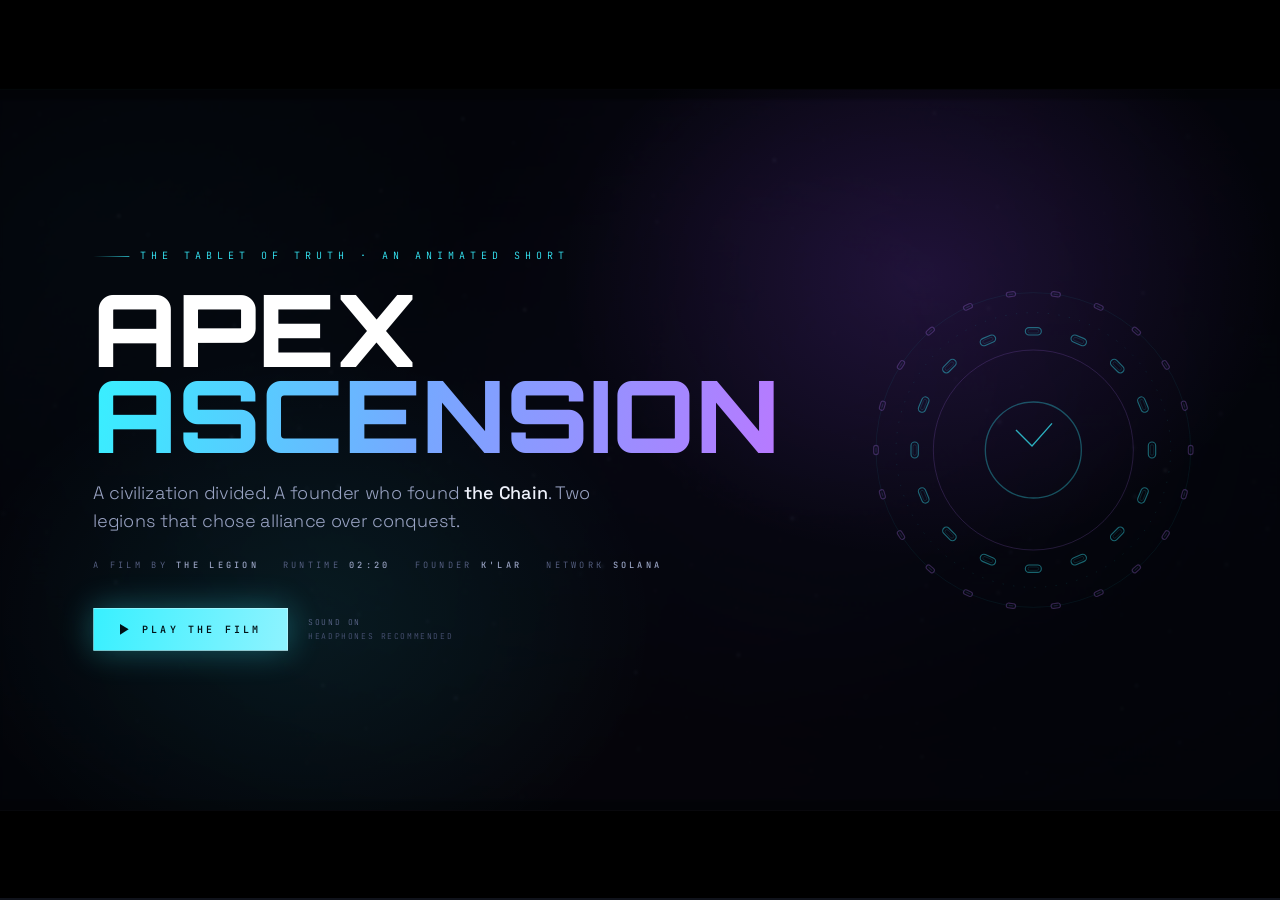
<file: Default Project/index.html>
<!DOCTYPE html>
<html lang="en">
<head>
<meta charset="UTF-8" />
<meta name="viewport" content="width=device-width, initial-scale=1.0" />
<title>APEX ASCENSION — The Chain Endures · An Animated Short</title>
<meta name="description" content="The Chain Endures — an animated short from the ApeX Ascension lore. The Great Disconnection, the discovery of the Chain, and the Treaty of the Two Legions." />
<link rel="preconnect" href="https://fonts.googleapis.com" />
<link rel="preconnect" href="https://fonts.gstatic.com" crossorigin />
<link href="https://fonts.googleapis.com/css2?family=Orbitron:wght@500;600;700;800;900&family=Space+Grotesk:wght@300;400;500;600;700&family=JetBrains+Mono:wght@400;500;600&display=swap" rel="stylesheet" />
<link rel="stylesheet" href="style.css" />
</head>
<body>
<div id="player">
  <div id="stageWrap">
    <div id="stage">

      <!-- ================= CANVAS : stars, dust, fire ================= -->
      <canvas id="fx" width="1920" height="1080"></canvas>

      <!-- ================= SHARED DEFS ================= -->
      <svg width="0" height="0" style="position:absolute" aria-hidden="true">
        <defs>
          <filter id="softGlow" x="-60%" y="-60%" width="220%" height="220%">
            <feGaussianBlur stdDeviation="7" result="b"/>
            <feMerge><feMergeNode in="b"/><feMergeNode in="SourceGraphic"/></feMerge>
          </filter>
          <filter id="bigGlow" x="-120%" y="-120%" width="340%" height="340%">
            <feGaussianBlur stdDeviation="22" result="b"/>
            <feMerge><feMergeNode in="b"/><feMergeNode in="SourceGraphic"/></feMerge>
          </filter>
          <filter id="blur8"><feGaussianBlur stdDeviation="8"/></filter>
          <filter id="blur22"><feGaussianBlur stdDeviation="22"/></filter>
          <filter id="blur40"><feGaussianBlur stdDeviation="40"/></filter>
          <linearGradient id="chainStroke" x1="0" y1="0" x2="1" y2="1">
            <stop offset="0" stop-color="#38f0ff"/><stop offset=".5" stop-color="#9bd8ff"/><stop offset="1" stop-color="#b57bff"/>
          </linearGradient>
          <linearGradient id="solGrad" x1="0" y1="0" x2="1" y2="0">
            <stop offset="0" stop-color="#14f195"/><stop offset="1" stop-color="#b57bff"/>
          </linearGradient>
          <linearGradient id="skyGrad" x1="0" y1="0" x2="0" y2="1">
            <stop offset="0" stop-color="#070b1a"/><stop offset=".55" stop-color="#0a1024"/><stop offset="1" stop-color="#05070f"/>
          </linearGradient>
          <linearGradient id="obeliskGrad" x1="0" y1="0" x2="1" y2="1">
            <stop offset="0" stop-color="#1a0a14"/><stop offset=".45" stop-color="#120713"/><stop offset="1" stop-color="#05040a"/>
          </linearGradient>
          <radialGradient id="eyeGrad" cx="45%" cy="45%" r="60%">
            <stop offset="0" stop-color="#ff8a9a"/><stop offset=".45" stop-color="#ff2745"/><stop offset="1" stop-color="#6d0313"/>
          </radialGradient>
          <linearGradient id="beamGrad" x1="0" y1="0" x2="0" y2="1">
            <stop offset="0" stop-color="#8ff8ff" stop-opacity=".22"/>
            <stop offset="1" stop-color="#8ff8ff" stop-opacity="0"/>
          </linearGradient>
          <linearGradient id="beamGrad2" x1="0" y1="0" x2="0" y2="1">
            <stop offset="0" stop-color="#b57bff" stop-opacity=".18"/>
            <stop offset="1" stop-color="#b57bff" stop-opacity="0"/>
          </linearGradient>
          <radialGradient id="moonGrad" cx="42%" cy="38%" r="62%">
            <stop offset="0" stop-color="#e6ecff"/><stop offset=".55" stop-color="#a8b8e4"/><stop offset="1" stop-color="#4d5b8f"/>
          </radialGradient>
          <radialGradient id="moonHaze" cx="50%" cy="50%" r="50%">
            <stop offset="0" stop-color="#8fa3d8" stop-opacity=".32"/>
            <stop offset="1" stop-color="#8fa3d8" stop-opacity="0"/>
          </radialGradient>
          <linearGradient id="moonShade" x1="0" y1="0" x2="1" y2="1">
            <stop offset=".35" stop-color="#05070f" stop-opacity="0"/>
            <stop offset="1" stop-color="#04060f" stop-opacity=".62"/>
          </linearGradient>
          <radialGradient id="silenceVoid" cx="50%" cy="48%" r="50%">
            <stop offset="0" stop-color="#04060c" stop-opacity=".88"/>
            <stop offset=".55" stop-color="#04060c" stop-opacity=".5"/>
            <stop offset="1" stop-color="#04060c" stop-opacity="0"/>
          </radialGradient>
          <linearGradient id="apeFill" x1="0" y1="0" x2="0" y2="1">
            <stop offset="0" stop-color="#121c30"/>
            <stop offset=".42" stop-color="#080e1b"/>
            <stop offset="1" stop-color="#03060d"/>
          </linearGradient>

          <!-- ============ K'LAR : THE FIRST APEX ============ -->
          <symbol id="klarBust" viewBox="0 0 1000 1000">
            <!-- backlight -->
            <ellipse cx="500" cy="470" rx="430" ry="450" fill="url(#halo)" opacity=".5"/>
            <!-- ============ shoulders / armor ============ -->
            <g id="klarArmor">
              <!-- chest -->
              <path d="M330 812 C392 770 608 770 670 812 L790 1080 L210 1080 Z" fill="#0a0e1a"/>
              <path d="M330 812 C392 770 608 770 670 812 L700 900 L300 900 Z" fill="#0d1222"/>
              <!-- left pauldron -->
              <path d="M300 900 L250 812 C210 780 130 772 78 800 L0 860 L0 1080 L250 1080 Z" fill="#0b1020"/>
              <path d="M250 812 C210 780 130 772 78 800 L10 852 L30 880 C110 842 200 846 262 878 Z" fill="#111830"/>
              <path d="M40 866 L120 840 L170 856 L104 890 Z" fill="#1a2547" opacity=".7"/>
              <!-- right pauldron -->
              <path d="M700 900 L750 812 C790 780 870 772 922 800 L1000 860 L1000 1080 L750 1080 Z" fill="#0b1020"/>
              <path d="M750 812 C790 780 870 772 922 800 L990 852 L970 880 C890 842 800 846 738 878 Z" fill="#111830"/>
              <path d="M960 866 L880 840 L830 856 L896 890 Z" fill="#1a2547" opacity=".7"/>
              <!-- chest plate -->
              <path d="M400 850 L600 850 L640 1080 L360 1080 Z" fill="#0c1120" stroke="rgba(56,240,255,.22)" stroke-width="2"/>
              <path d="M410 860 L520 860 L512 900 L404 906 Z" fill="#151d38" opacity=".9"/>
              <path d="M590 860 L480 860 L488 900 L596 906 Z" fill="#151d38" opacity=".9"/>
              <!-- orange vents -->
              <path d="M346 880 L392 866 L400 916 L352 932 Z" fill="#ff7a1a" opacity=".9" filter="url(#softGlow)"/>
              <path d="M654 880 L608 866 L600 916 L648 932 Z" fill="#ff7a1a" opacity=".9" filter="url(#softGlow)"/>
              <path d="M356 886 L382 877 L386 902 L360 911 Z" fill="#ffd27a"/>
              <path d="M644 886 L618 877 L614 902 L640 911 Z" fill="#ffd27a"/>
              <!-- cyan seams -->
              <path d="M420 780 L470 850 L452 1080" stroke="#38f0ff" stroke-width="2.5" opacity=".35" fill="none"/>
              <path d="M580 780 L530 850 L548 1080" stroke="#38f0ff" stroke-width="2.5" opacity=".35" fill="none"/>
              <!-- armor plate detail -->
              <g fill="none" stroke="rgba(120,170,255,.22)" stroke-width="2">
                <path d="M262 878 L206 900 L180 1000"/>
                <path d="M738 878 L794 900 L820 1000"/>
                <path d="M300 940 L350 962 L340 1060"/>
                <path d="M700 940 L650 962 L660 1060"/>
                <path d="M392 930 L440 950 L436 1040"/>
                <path d="M608 930 L560 950 L564 1040"/>
              </g>
              <g fill="rgba(56,240,255,.55)" filter="url(#softGlow)">
                <rect x="300" y="902" width="26" height="4" rx="2"/>
                <rect x="674" y="902" width="26" height="4" rx="2"/>
                <rect x="398" y="992" width="18" height="3" rx="1.5" opacity=".6"/>
                <rect x="584" y="992" width="18" height="3" rx="1.5" opacity=".6"/>
              </g>
              <!-- pauldron emblem -->
              <g transform="translate(150 930)" opacity=".55">
                <circle r="30" fill="none" stroke="rgba(56,240,255,.4)" stroke-width="2"/>
                <circle r="20" fill="none" stroke="rgba(56,240,255,.3)" stroke-width="1.5" stroke-dasharray="4 5"/>
              </g>
              <g transform="translate(850 930)" opacity=".55">
                <circle r="30" fill="none" stroke="rgba(181,123,255,.4)" stroke-width="2"/>
                <circle r="20" fill="none" stroke="rgba(181,123,255,.3)" stroke-width="1.5" stroke-dasharray="4 5"/>
              </g>
              <!-- chest emblem : three bars -->
              <g transform="translate(500 950)" filter="url(#softGlow)">
                <path d="M-58 -30 L40 -30 L20 -6 L-70 -6 Z" fill="url(#solGrad)"/>
                <path d="M-40 6 L58 6 L38 30 L-52 30 Z" fill="url(#solGrad)" opacity=".9"/>
                <path d="M-52 42 L46 42 L26 66 L-64 66 Z" fill="url(#solGrad)" opacity=".75"/>
              </g>
              <!-- belt -->
              <path d="M300 1002 L700 1002 L706 1034 L294 1034 Z" fill="#070a14"/>
              <rect x="474" y="1000" width="52" height="36" fill="#111a33" stroke="rgba(56,240,255,.4)" stroke-width="2"/>
            </g>

            <!-- ============ neck fur ============ -->
            <path d="M392 690 C400 760 380 790 356 812 C410 800 440 792 460 796 C476 812 490 820 500 820 C510 820 524 812 540 796 C560 792 590 800 644 812 C620 790 600 760 608 690 Z"
                  fill="#080c18"/>

            <!-- ============ head silhouette ============ -->
            <path id="klarHead" d="M500 150
              C612 150 692 214 716 306 C726 344 726 380 720 410
              C742 436 748 466 738 492 C752 502 752 520 740 532
              C748 566 748 596 736 620 C726 666 700 700 664 716
              C640 727 618 733 600 735 C560 745 440 745 400 735
              C382 733 360 727 336 716 C300 700 274 666 264 620
              C252 596 252 566 260 532 C248 520 248 502 262 492
              C252 466 258 436 280 410 C274 380 274 344 284 306
              C308 214 388 150 500 150 Z"
              fill="#0a0f1e"/>

            <!-- fur tufts (jagged silhouette) -->
            <g fill="#0a0f1e">
              <path d="M336 716 L318 750 L344 740 L334 778 L362 754 L366 792 L392 762 L398 798 L420 760 L430 786 L452 752 L466 776 L478 744 L500 764 L522 744 L534 776 L548 752 L570 786 L580 760 L602 798 L608 762 L634 792 L638 754 L666 778 L656 740 L682 750 L664 716 Z"/>
              <path d="M468 148 L470 112 L490 134 L500 92 L514 132 L536 106 L540 142 L566 122 L562 158 Z"/>
              <path d="M286 320 L254 300 L274 336 L238 330 L262 362 L232 370 L268 384 L246 406 L282 400 Z"/>
              <path d="M714 320 L746 300 L726 336 L762 330 L738 362 L768 370 L732 384 L754 406 L718 400 Z"/>
              <path d="M404 202 L382 176 L408 184 L398 154 L424 174 L428 146 L450 174 Z"/>
              <path d="M596 202 L618 176 L592 184 L602 154 L576 174 L572 146 L550 174 Z"/>
              <path d="M354 248 L326 226 L350 234 L340 204 L366 226 Z" opacity=".9"/>
              <path d="M646 248 L674 226 L650 234 L660 204 L634 226 Z" opacity=".9"/>
            </g>

            <!-- ears -->
            <g>
              <ellipse cx="268" cy="470" rx="42" ry="62" fill="#0a0f1e"/>
              <ellipse cx="262" cy="468" rx="22" ry="40" fill="#232a45" opacity=".8"/>
              <path d="M250 438 C266 452 270 484 258 504" stroke="#4a5379" stroke-width="3" fill="none" opacity=".5"/>
              <ellipse cx="732" cy="470" rx="42" ry="62" fill="#0a0f1e"/>
              <ellipse cx="738" cy="468" rx="22" ry="40" fill="#232a45" opacity=".8"/>
              <path d="M750 438 C734 452 730 484 742 504" stroke="#7b5cff" stroke-width="3" fill="none" opacity=".45"/>
            </g>

            <!-- ============ face ============ -->
            <g id="klarFace">
              <!-- brow shadow -->
              <path d="M320 372 C380 336 620 336 680 372 C640 402 360 402 320 372 Z" fill="#05070f" opacity=".8"/>
              <!-- muzzle -->
              <path d="M500 438 C516 438 530 456 536 486 C544 504 574 526 580 562
                       C586 608 548 642 500 642 C452 642 414 608 420 562
                       C426 526 456 504 464 486 C470 456 484 438 500 438 Z" fill="url(#skinGrad)"/>
              <!-- muzzle shading -->
              <path d="M500 438 C516 438 530 456 536 486 C542 500 562 512 574 524 C538 520 462 520 426 524
                       C438 512 458 500 464 486 C470 456 484 438 500 438 Z" fill="#000" opacity=".28"/>
              <path d="M422 570 C442 608 470 626 500 626 C530 626 558 608 578 570 C570 618 540 642 500 642 C460 642 430 618 422 570 Z" fill="#2c1a12" opacity=".45"/>
              <path d="M500 460 L500 620" stroke="#e2b394" stroke-width="26" opacity=".12" filter="url(#blur8)"/>
              <!-- brow shelf -->
              <path d="M356 442 C400 462 600 462 644 442 L644 470 C596 490 404 490 356 470 Z" fill="#05070f" opacity=".5"/>
              <!-- cheek fur frames the muzzle -->
              <path d="M436 470 C408 500 396 552 404 598 C410 632 428 656 452 670 L444 690 C424 680 408 664 396 642
                       C378 606 376 546 394 502 C404 480 418 466 436 470 Z" fill="#0a0f1e"/>
              <path d="M564 470 C592 500 604 552 596 598 C590 632 572 656 548 670 L556 690 C576 680 592 664 604 642
                       C622 606 624 546 606 502 C596 480 582 466 564 470 Z" fill="#0a0f1e"/>
              <!-- jowls -->
              <path d="M414 600 C398 626 392 654 400 678 C406 700 420 716 440 726 L420 736 C392 720 376 694 374 662 C372 632 382 606 398 590 Z" fill="#080d1a"/>
              <path d="M586 600 C602 626 608 654 600 678 C594 700 580 716 560 726 L580 736 C608 720 624 694 626 662 C628 632 618 606 602 590 Z" fill="#080d1a"/>
              <!-- beard -->
              <path d="M428 646 C444 676 556 676 572 646 L586 696 C564 726 436 726 414 696 Z" fill="#080d1a"/>
              <path d="M448 664 L438 704 M470 672 L464 712 M500 676 L500 718 M530 672 L536 712 M552 664 L562 704"
                    stroke="#151f3a" stroke-width="3" opacity=".8"/>
              <!-- nose bridge -->
              <path d="M482 442 L482 500 C482 512 490 516 500 516 C510 516 518 512 518 500 L518 442 Z" fill="#c08e70" opacity=".6"/>
              <path d="M500 446 L506 504" stroke="#8a5c46" stroke-width="3.5" opacity=".5"/>
              <!-- nose -->
              <path d="M470 506 C482 494 518 494 530 506 C536 520 526 534 500 538 C474 534 464 520 470 506 Z" fill="#8a5642"/>
              <ellipse cx="483" cy="516" rx="10" ry="7.5" fill="#2b1712" opacity=".9"/>
              <ellipse cx="517" cy="516" rx="10" ry="7.5" fill="#2b1712" opacity=".9"/>
              <path d="M472 532 C488 543 512 543 528 532" stroke="#5e3527" stroke-width="4" fill="none"/>
              <!-- mouth / smirk -->
              <path d="M452 580 C478 572 508 572 528 578 C542 582 552 578 560 568" stroke="#3c2118" stroke-width="5.5" fill="none" stroke-linecap="round"/>
              <path d="M456 590 C484 606 524 604 548 586" stroke="#2a1710" stroke-width="6" fill="none" stroke-linecap="round"/>
              <path d="M446 574 C456 566 470 566 478 572" stroke="#2a1710" stroke-width="3" fill="none" opacity=".7"/>
              <!-- upper-lip fur / moustache -->
              <path d="M428 566 C454 554 482 556 498 570 C470 574 448 576 430 572 Z" fill="#080d1a" opacity=".8"/>
              <path d="M572 566 C546 554 518 556 502 570 C530 574 552 576 570 572 Z" fill="#080d1a" opacity=".8"/>
              <!-- chin fur -->
              <path d="M432 630 C458 648 542 648 568 630 L562 660 C536 674 464 674 438 660 Z" fill="#080d1a" opacity=".7"/>
              <path d="M500 592 L500 608" stroke="#5b3426" stroke-width="4" opacity=".55"/>
              <path d="M418 556 C424 574 430 586 438 596 M582 556 C576 574 570 586 562 596"
                    stroke="#7d4c38" stroke-width="3" fill="none" opacity=".45"/>
              <!-- chin -->
              <path d="M466 636 C482 644 518 644 534 636" stroke="#7d4c38" stroke-width="3" fill="none" opacity=".45"/>
              <!-- fur texture -->
              <g stroke="#1a2444" stroke-width="2" opacity=".6" fill="none">
                <path d="M340 560 C356 600 372 636 396 660"/>
                <path d="M660 560 C644 600 628 636 604 660"/>
                <path d="M310 520 C322 556 332 584 350 610"/>
                <path d="M690 520 C678 556 668 584 650 610"/>
                <path d="M330 430 C340 470 344 500 340 530"/>
                <path d="M670 430 C660 470 656 500 660 530"/>
                <path d="M356 360 C368 372 376 388 378 402"/>
                <path d="M644 360 C632 372 624 388 622 402"/>
              </g>
              <g stroke="#26304f" stroke-width="1.6" opacity=".45" fill="none">
                <path d="M368 300 C380 288 394 282 408 280"/>
                <path d="M632 300 C620 288 606 282 592 280"/>
                <path d="M390 240 C404 230 420 224 436 222"/>
                <path d="M610 240 C596 230 580 224 564 222"/>
                <path d="M300 540 C304 566 306 590 304 612"/>
                <path d="M700 540 C696 566 694 590 696 612"/>
              </g>
              <!-- scar -->
              <path d="M638 414 L614 462" stroke="#3d2a3a" stroke-width="3" opacity=".55" stroke-linecap="round"/>
              <!-- headband shadow on brow -->
              <path d="M286 356 C380 326 620 326 714 356 L714 378 C620 348 380 348 286 378 Z" fill="#000" opacity=".35"/>
            </g>

            <!-- ============ headband ============ -->
            <g id="klarBand">
              <path d="M286 300 C380 266 620 266 714 300 L722 362 C620 330 380 330 278 362 Z" fill="url(#bandGrad)"/>
              <path d="M286 300 C380 266 620 266 714 300 L716 318 C618 288 382 288 284 318 Z" fill="#4a63f0" opacity=".6"/>
              <path d="M284 340 C382 310 618 310 718 340" stroke="#0f1c74" stroke-width="2" fill="none" opacity=".6"/>
              <text x="500" y="324" text-anchor="middle" font-family="Orbitron, sans-serif" font-size="26"
                    font-weight="700" letter-spacing="6" fill="#eaf0ff" opacity=".95">SOLANA</text>
              <!-- knot + tails -->
              <path d="M286 320 C258 306 236 300 216 306 C232 322 240 342 234 360 C258 352 276 344 292 338 Z" fill="#2a44c9"/>
              <path d="M276 342 C236 340 196 350 168 372 C200 384 226 410 238 444 C254 408 276 380 300 362 Z" fill="#2338ae"/>
              <path d="M282 356 C258 392 246 436 250 476 C272 450 300 428 328 416 C308 396 296 378 292 358 Z" fill="#1b2b93"/>
              <path d="M266 344 C236 348 208 360 190 376" stroke="#6c8bff" stroke-width="3" fill="none" opacity=".6"/>
            </g>

            <!-- ============ goggles ============ -->
            <g id="klarGoggles">
              <!-- strap -->
              <path d="M292 396 C270 392 250 398 240 412 M708 396 C730 392 750 398 760 412"
                    stroke="#080c18" stroke-width="16" stroke-linecap="round"/>
              <!-- lens bloom -->
              <g filter="url(#bigGlow)" opacity=".9">
                <ellipse cx="402" cy="392" rx="82" ry="44" fill="#ff2f4d" opacity=".55"/>
                <ellipse cx="598" cy="392" rx="82" ry="44" fill="#ff2f4d" opacity=".55"/>
              </g>
              <!-- frame -->
              <path d="M306 348 C380 328 620 328 694 348 C712 354 712 434 694 448
                       C640 464 360 464 306 448 C288 434 288 354 306 348 Z" fill="#0d1120" stroke="#1d2742" stroke-width="3"/>
              <!-- lenses -->
              <path d="M326 360 C376 350 442 352 470 362 C480 390 480 414 470 432 C430 442 358 440 330 430 C320 408 320 382 326 360 Z" fill="url(#lensGrad)"/>
              <path d="M530 362 C558 352 624 350 674 360 C680 382 680 408 670 430 C642 440 570 442 530 432 C520 414 520 390 530 362 Z" fill="url(#lensGrad)"/>
              <!-- lens inner structure -->
              <g opacity=".55" fill="none" stroke="#ffb3bd" stroke-width="2">
                <path d="M344 398 C370 380 408 374 436 384"/>
                <path d="M564 384 C592 374 630 380 656 398"/>
              </g>
              <g opacity=".5" fill="#fff">
                <path d="M348 380 C364 368 388 364 402 368 L396 376 C382 374 362 380 352 390 Z" opacity=".55"/>
                <path d="M552 380 C568 368 592 364 606 368 L600 376 C586 374 566 380 556 390 Z" opacity=".45"/>
              </g>
              <!-- pupils (behind glass) -->
              <g opacity=".9">
                <ellipse cx="398" cy="398" rx="11" ry="19" fill="#3a0710"/>
                <ellipse cx="602" cy="398" rx="11" ry="19" fill="#3a0710"/>
                <ellipse cx="398" cy="398" rx="4" ry="11" fill="#0a0206"/>
                <ellipse cx="602" cy="398" rx="4" ry="11" fill="#0a0206"/>
                <ellipse cx="394" cy="390" rx="2" ry="3" fill="#ffb3bd" opacity=".7"/>
                <ellipse cx="598" cy="390" rx="2" ry="3" fill="#ffb3bd" opacity=".7"/>
              </g>
              <!-- angry brow shadows across the lenses -->
              <path d="M330 362 C368 352 424 352 466 362 L466 382 C420 372 368 372 332 384 Z" fill="#3d0210" opacity=".85"/>
              <path d="M670 362 C632 352 576 352 534 362 L534 382 C580 372 632 372 668 384 Z" fill="#3d0210" opacity=".85"/>
              <!-- bridge -->
              <path d="M470 372 C486 362 514 362 530 372 L530 404 C514 396 486 396 470 404 Z" fill="#121a30"/>
              <path d="M478 380 C490 374 510 374 522 380" stroke="#38f0ff" stroke-width="2" fill="none" opacity=".45"/>
              <!-- rim -->
              <path d="M308 352 C380 332 620 332 692 352" stroke="#7fd8ff" stroke-width="3" fill="none" opacity=".5" filter="url(#softGlow)"/>
              <!-- bolts -->
              <g fill="#2a3555">
                <circle cx="318" cy="368" r="5"/><circle cx="682" cy="368" r="5"/>
                <circle cx="318" cy="430" r="5"/><circle cx="682" cy="430" r="5"/>
              </g>
            </g>

            <!-- ============ rim lights ============ -->
            <g fill="none" stroke-linecap="round">
              <path d="M330 250 C300 306 286 360 282 410 C278 440 272 456 268 470"
                    stroke="#38f0ff" stroke-width="5" opacity=".55" filter="url(#softGlow)"/>
              <path d="M300 500 C290 540 292 578 304 612"
                    stroke="#38f0ff" stroke-width="4" opacity=".4" filter="url(#softGlow)"/>
              <path d="M670 250 C700 306 714 360 718 410 C722 440 728 456 732 470"
                    stroke="#b57bff" stroke-width="5" opacity=".6" filter="url(#softGlow)"/>
              <path d="M700 500 C710 540 708 578 696 612"
                    stroke="#ff5a72" stroke-width="4" opacity=".35" filter="url(#softGlow)"/>
              <path d="M700 820 C790 786 870 780 922 806"
                    stroke="#38f0ff" stroke-width="3" opacity=".5" filter="url(#softGlow)"/>
              <path d="M300 820 C210 786 130 780 78 806"
                    stroke="#b57bff" stroke-width="3" opacity=".45" filter="url(#softGlow)"/>
            </g>

            <!-- goggle under-glow on muzzle -->
            <ellipse cx="500" cy="470" rx="120" ry="40" fill="#ff2f4d" opacity=".12" filter="url(#blur22)"/>
          </symbol>

          <radialGradient id="halo" cx="50%" cy="45%" r="55%">
            <stop offset="0" stop-color="#3a5cff" stop-opacity=".5"/>
            <stop offset="1" stop-color="#3a5cff" stop-opacity="0"/>
          </radialGradient>
          <linearGradient id="skinGrad" x1=".2" y1="0" x2=".8" y2="1">
            <stop offset="0" stop-color="#c99a7d"/><stop offset=".5" stop-color="#a9755b"/><stop offset="1" stop-color="#6f4636"/>
          </linearGradient>
          <linearGradient id="bandGrad" x1="0" y1="0" x2="0" y2="1">
            <stop offset="0" stop-color="#3350e8"/><stop offset="1" stop-color="#1a2a9b"/>
          </linearGradient>
          <radialGradient id="lensGrad" cx="42%" cy="38%" r="70%">
            <stop offset="0" stop-color="#ff7b88"/><stop offset=".45" stop-color="#e01c3a"/><stop offset="1" stop-color="#6b0517"/>
          </radialGradient>

          <!-- ape silhouette (small, wide shots) -->
          <symbol id="apeSil" viewBox="0 0 200 300">
            <!-- short thick legs -->
            <path d="M56 246 L54 284 C54 293 60 298 69 298 L86 298 C91 291 92 270 90 246 Z"/>
            <path d="M144 246 L146 284 C146 293 140 298 131 298 L114 298 C109 291 108 270 110 246 Z"/>
            <!-- long arms, knuckles near the ground -->
            <path d="M34 112 C22 134 16 166 15 196 C14 220 18 240 24 254 C27 262 41 262 44 254 C39 240 37 220 39 198 C41 174 46 148 56 128 Z"/>
            <path d="M166 112 C178 134 184 166 185 196 C186 220 182 240 176 254 C173 262 159 262 156 254 C161 240 163 220 161 198 C159 174 154 148 144 128 Z"/>
            <circle cx="30" cy="258" r="15"/><circle cx="170" cy="258" r="15"/>
            <!-- torso: broad shoulders tapering to the waist -->
            <path d="M70 100 C44 106 28 124 25 148 C23 168 30 190 40 206 L52 250 L148 250 L160 206 C170 190 177 168 175 148 C172 124 156 106 130 100 Z"/>
            <!-- head -->
            <ellipse cx="100" cy="58" rx="33" ry="31"/>
            <path d="M69 48 C71 24 84 9 100 9 C116 9 129 24 131 48 C120 34 80 34 69 48 Z"/>
            <ellipse cx="100" cy="78" rx="20" ry="14" fill="#0d1526"/>
            <circle cx="65" cy="62" r="8"/><circle cx="135" cy="62" r="8"/>
            <path d="M82 84 L78 104 L122 104 L118 84 Z"/>
            <!-- brow shadow -->
            <path d="M73 46 C84 37 116 37 127 46 L125 54 C114 46 86 46 75 54 Z" fill="#000" opacity=".32"/>
          </symbol>
          <!-- pepe silhouette (small) -->
          <symbol id="pepeSil" viewBox="0 0 200 300">
            <!-- body -->
            <path d="M62 86 C44 96 32 118 32 152 L38 300 L162 300 L168 152 C168 118 156 96 138 86 Z"/>
            <!-- wide head -->
            <path d="M100 14 C144 14 178 32 178 58 C178 82 152 96 100 96 C48 96 22 82 22 58 C22 32 56 14 100 14 Z"/>
            <!-- eye bumps -->
            <circle cx="70" cy="34" r="26"/><circle cx="130" cy="34" r="26"/>
            <circle cx="70" cy="34" r="12" fill="#8bffcf" opacity=".7"/>
            <circle cx="130" cy="34" r="12" fill="#8bffcf" opacity=".7"/>
            <circle cx="70" cy="34" r="5" fill="#020a08"/>
            <circle cx="130" cy="34" r="5" fill="#020a08"/>
            <!-- mouth -->
            <path d="M44 66 C68 82 132 82 156 66" stroke="#000" stroke-width="5" fill="none" opacity=".35"/>
            <!-- arms -->
            <path d="M34 130 C24 152 20 188 24 218 L34 228 L44 220 C40 196 42 164 50 146 Z"/>
            <path d="M166 130 C176 152 180 188 176 218 L166 228 L156 220 C160 196 158 164 150 146 Z"/>
            <circle cx="36" cy="224" r="13"/><circle cx="164" cy="224" r="13"/>
          </symbol>
        </defs>
      </svg>

      <!-- ============================================================
           SCENE 01 — THE REACH
           ============================================================ -->
      <div class="scene" id="s-reach">
        <div class="cam">
          <svg viewBox="0 0 1920 1080">
            <g id="reachHalo" opacity=".9">
              <path d="M960 60 L960 900" stroke="#ff2f4d" stroke-width="160" opacity=".055" filter="url(#blur40)"/>
              <polygon points="1480,486 1220,936 700,936 440,486 700,36 1220,36" fill="none" stroke="rgba(255,47,77,.10)" stroke-width="1.5"/>
              <polygon points="1360,486 1150,850 770,850 560,486 770,122 1150,122" fill="none" stroke="rgba(255,47,77,.08)" stroke-width="1" stroke-dasharray="3 10"/>
              <ellipse cx="960" cy="900" rx="440" ry="64" fill="#ff2f4d" opacity=".08" filter="url(#blur40)"/>
            </g>
            <g id="reachNet"></g>
            <g id="reachCore" transform="translate(960 486)">
              <g id="reachRings" fill="none" stroke="#ff2f4d">
                <circle r="118" stroke-opacity=".5" stroke-width="1.5"/>
                <circle r="176" stroke-opacity=".3" stroke-dasharray="2 14"/>
                <circle r="228" stroke-opacity=".18"/>
                <circle r="318" stroke-opacity=".14" stroke-dasharray="1 20"/>
              </g>
              <g id="reachObelisk">
                <path d="M0 -300 L104 -214 L104 226 L0 300 L-104 226 L-104 -214 Z" fill="url(#obeliskGrad)" stroke="rgba(255,47,77,.5)" stroke-width="2.5"/>
                <path d="M0 -300 L-104 -214 L-104 226 L0 300 Z" fill="#2a0a16" opacity=".5"/>
                <path d="M0 -300 L104 -214 L104 226 L0 300 Z" fill="#020207" opacity=".75"/>
                <path d="M0 -298 L0 298" stroke="rgba(255,120,140,.4)" stroke-width="1.5"/>
                <path d="M-104 -214 L0 -150 L104 -214" fill="none" stroke="rgba(255,120,140,.3)" stroke-width="1.5"/>
                <path d="M0 -300 L0 300" stroke="rgba(255,47,77,.35)" stroke-width="2"/>
                <path d="M-104 -214 L0 -150 L104 -214" fill="none" stroke="rgba(255,95,120,.35)" stroke-width="2"/>
                <path d="M-104 226 L0 160 L104 226" fill="none" stroke="rgba(255,95,120,.3)" stroke-width="2"/>
                <g id="reachEye">
                  <path d="M0 -108 C42 -108 72 -66 72 -20 C72 30 42 66 0 66 C-42 66 -72 30 -72 -20 C-72 -66 -42 -108 0 -108 Z" fill="#2a0309" stroke="rgba(255,60,90,.7)" stroke-width="3"/>
                  <path d="M-6 -78 C26 -78 44 -52 44 -18 C44 18 26 44 -6 44 C-38 44 -50 16 -50 -18 C-50 -52 -38 -78 -6 -78 Z" fill="url(#eyeGrad)"/>
                  <ellipse cx="-4" cy="-16" rx="13" ry="30" fill="#120106"/>
                  <ellipse cx="-8" cy="-30" rx="5" ry="10" fill="#fff" opacity=".35"/>
                </g>
              </g>
              <g id="reachPulse" opacity="0"></g>
              <ellipse cx="0" cy="330" rx="240" ry="44" fill="#ff2f4d" opacity=".16" filter="url(#blur22)"/>
            </g>
            <g id="reachDebris"></g>
          </svg>
        </div>
      </div>

      <!-- ============================================================
           SCENE 02 — THE GREAT DISCONNECTION
           ============================================================ -->
      <div class="scene" id="s-break">
        <div class="cam">
          <svg viewBox="0 0 1920 1080">
            <circle id="breakShock" cx="960" cy="480" r="0" fill="none" stroke="#ff5a72" stroke-width="2" opacity="0"/>
            <circle id="breakShock2" cx="960" cy="480" r="0" fill="none" stroke="rgba(120,155,225,.6)" stroke-width="1" opacity="0"/>
            <g id="breakShards"></g>
            <g id="breakNodes" opacity=".8"></g>
          </svg>
        </div>
      </div>

      <!-- ============================================================
           SCENE 03 — SILENCE
           ============================================================ -->
      <div class="scene" id="s-silence">
        <div class="cam">
          <svg viewBox="0 0 1920 1080">
            <ellipse cx="380" cy="300" rx="360" ry="330" fill="url(#silenceVoid)"/>
            <ellipse cx="380" cy="300" rx="330" ry="300" fill="none" stroke="rgba(120,155,225,.08)" stroke-width="1.5"/>
            <g opacity=".4" stroke="#5c668a" fill="none">
              <g transform="translate(1430 760) rotate(24)">
                <rect x="-34" y="-16" width="68" height="32" rx="16" stroke-width="2.5"/>
                <rect x="-24" y="-9" width="48" height="18" rx="9" stroke-width="1" opacity=".5"/>
              </g>
              <g transform="translate(1180 840) rotate(-64)">
                <rect x="-26" y="-12" width="52" height="24" rx="12" stroke-width="2"/>
              </g>
              <g transform="translate(520 760) rotate(72) scale(.8)">
                <rect x="-30" y="-14" width="60" height="28" rx="14" stroke-width="2"/>
              </g>
            </g>
            <g opacity=".5" transform="translate(1180 470)">
              <circle r="330" fill="none" stroke="rgba(120,155,225,.09)" stroke-width="1" stroke-dasharray="5 18"/>
              <circle r="252" fill="none" stroke="rgba(255,47,77,.08)" stroke-width="1.5"/>
              <g stroke="rgba(120,155,225,.12)" stroke-width="1" fill="none">
                <path d="M-252 0 L-120 -140 L60 -190 L210 -90 L252 0"/>
                <path d="M-120 -140 L-60 80 L120 150 L210 -90"/>
              </g>
              <g fill="rgba(150,175,225,.35)">
                <circle cx="-252" cy="0" r="3"/><circle cx="-120" cy="-140" r="2.5"/>
                <circle cx="60" cy="-190" r="2"/><circle cx="210" cy="-90" r="3"/>
                <circle cx="-60" cy="80" r="2"/><circle cx="120" cy="150" r="2.5"/>
              </g>
            </g>
            <g id="silenceNodes"></g>
            <g id="silenceSeed" transform="translate(960 740)">
              <circle r="4" fill="#8ff8ff" filter="url(#bigGlow)"/>
              <circle r="26" fill="none" stroke="#38f0ff" stroke-width="1" opacity=".25"/>
              <circle r="60" fill="none" stroke="#38f0ff" stroke-width="1" opacity=".1"/>
            </g>
          </svg>
        </div>
      </div>

      <!-- ============================================================
           SCENE 04 — THE TEMPLE / DISCOVERY
           ============================================================ -->
      <div class="scene" id="s-temple">
        <div class="cam">
          <svg viewBox="0 0 1920 1080">
            <!-- far sky through the arch -->
            <rect x="0" y="0" width="1920" height="1080" fill="#05070f"/>
            <ellipse cx="1080" cy="600" rx="640" ry="430" fill="#0a1630" opacity=".9" filter="url(#blur40)"/>
            <ellipse cx="1140" cy="640" rx="260" ry="200" fill="#123a5e" opacity=".5" filter="url(#blur40)"/>
            <g id="templeStars"></g>

            <!-- temple architecture -->
            <g id="templeSet">
              <!-- floor -->
              <path d="M0 900 L1920 900 L1920 1080 L0 1080 Z" fill="#070a13"/>
              <path d="M0 900 L960 860 L1920 900" stroke="rgba(120,160,220,.18)" stroke-width="2" fill="none"/>
              <g stroke="rgba(120,160,220,.10)" stroke-width="1.5" fill="none">
                <path d="M260 900 L120 1080"/><path d="M470 900 L380 1080"/><path d="M680 900 L640 1080"/>
                <path d="M1240 900 L1280 1080"/><path d="M1450 900 L1540 1080"/><path d="M1660 900 L1800 1080"/>
              </g>
              <!-- dais -->
              <ellipse cx="960" cy="880" rx="300" ry="56" fill="#0a0f1c" stroke="rgba(56,240,255,.18)" stroke-width="2"/>
              <ellipse cx="960" cy="874" rx="210" ry="36" fill="none" stroke="rgba(56,240,255,.25)" stroke-width="1.5"/>
              <ellipse cx="960" cy="868" rx="120" ry="20" fill="none" stroke="rgba(56,240,255,.3)" stroke-width="1.5" stroke-dasharray="6 8"/>

              <!-- pillars -->
              <g id="tpL">
                <path d="M180 1080 L180 300 L420 300 L420 1080 Z" fill="#0a0e1a"/>
                <path d="M180 300 L420 300 L400 250 L200 250 Z" fill="#0c1220"/>
                <path d="M150 250 L450 250 L450 210 L150 210 Z" fill="#0a0e1a"/>
                <path d="M210 340 L210 1080" stroke="rgba(80,110,170,.22)" stroke-width="2"/>
                <path d="M390 340 L390 1080" stroke="rgba(80,110,170,.22)" stroke-width="2"/>
                <g stroke="rgba(56,240,255,.28)" stroke-width="1.5" fill="none">
                  <circle cx="300" cy="430" r="22"/>
                  <circle cx="300" cy="430" r="34" stroke-dasharray="3 9"/>
                  <path d="M278 470 L322 470"/>
                  <path d="M276 530 C300 516 324 516 348 530" opacity=".6"/>
                </g>
                <g fill="none" stroke="rgba(56,240,255,.16)" stroke-width="1.5">
                  <path d="M300 620 L300 760"/><path d="M300 620 L278 700"/><path d="M300 620 L322 700"/>
                  <circle cx="300" cy="772" r="14"/>
                </g>
              </g>
              <g id="tpR">
                <path d="M1500 1080 L1500 300 L1740 300 L1740 1080 Z" fill="#0a0e1a"/>
                <path d="M1500 300 L1740 300 L1720 250 L1520 250 Z" fill="#0c1220"/>
                <path d="M1470 250 L1770 250 L1770 210 L1470 210 Z" fill="#0a0e1a"/>
                <path d="M1530 340 L1530 1080" stroke="rgba(80,110,170,.22)" stroke-width="2"/>
                <path d="M1710 340 L1710 1080" stroke="rgba(80,110,170,.22)" stroke-width="2"/>
                <g stroke="rgba(181,123,255,.24)" stroke-width="1.5" fill="none">
                  <circle cx="1620" cy="500" r="18"/>
                  <circle cx="1620" cy="500" r="30" stroke-dasharray="3 9"/>
                  <path d="M1590 620 L1650 620"/><path d="M1620 620 L1620 720"/>
                </g>
              </g>
              <!-- lintel -->
              <path d="M120 210 L1800 210 L1800 130 L120 130 Z" fill="#080c16"/>
              <path d="M120 130 L1800 130 L1770 96 L150 96 Z" fill="#0a0f1c"/>
              <g stroke="rgba(120,160,220,.2)" stroke-width="2" fill="none">
                <path d="M250 170 L1670 170" stroke-dasharray="2 16"/>
              </g>
              <!-- engraving over arch -->
              <g transform="translate(960 166)">
                <circle r="30" fill="none" stroke="rgba(56,240,255,.35)" stroke-width="2"/>
                <circle r="18" fill="none" stroke="rgba(56,240,255,.5)" stroke-width="1.5" stroke-dasharray="4 6"/>
                <path d="M-10 0 L-2 8 L10 -8" stroke="#38f0ff" stroke-width="2.5" fill="none" opacity=".8"/>
              </g>
              <!-- broken foreground column -->
              <path d="M60 1080 L60 700 L140 660 L210 700 L210 1080 Z" fill="#05070e"/>
              <path d="M60 700 L140 656 L210 700 L140 730 Z" fill="#0a0f1a"/>
              <path d="M120 660 L130 500 L150 498 L156 662 Z" fill="#070a14"/>
              <!-- rubble -->
              <path d="M0 1080 L0 1010 L90 980 L180 1016 L260 1002 L300 1080 Z" fill="#05070e"/>
              <path d="M1620 1080 L1700 1000 L1790 990 L1920 1030 L1920 1080 Z" fill="#05070e"/>
            </g>

            <!-- volumetric light -->
            <path d="M300 210 L700 880 L980 880 L640 210 Z" fill="url(#beamGrad)" opacity=".35"/>
            <path d="M1500 210 L1180 880 L980 880 L1280 210 Z" fill="url(#beamGrad2)" opacity=".25"/>

            <!-- K'lar wide silhouette -->
            <g id="templeKlar" transform="translate(960 700)" filter="drop-shadow(0 0 12px rgba(56,240,255,.16))">
              <ellipse cx="0" cy="232" rx="140" ry="18" fill="#000" opacity=".55" filter="url(#blur8)"/>
              <g fill="#03050c">
                <!-- legs -->
                <path d="M-36 140 L-46 232 L-12 232 L-6 140 Z"/>
                <path d="M36 140 L46 232 L12 232 L6 140 Z"/>
                <!-- hips / torso -->
                <path d="M-62 66 C-44 44 44 44 62 66 L70 130 C70 152 40 162 0 162 C-40 162 -70 152 -70 130 Z"/>
                <!-- hunched shoulders -->
                <path d="M-70 62 C-96 74 -108 100 -104 130 L-86 126 C-88 102 -80 86 -62 78 Z"/>
                <path d="M70 62 C96 74 108 100 104 130 L86 126 C88 102 80 86 62 78 Z"/>
                <!-- arms -->
                <path d="M-62 84 C-84 100 -94 144 -92 172 L-72 176 C-76 148 -68 112 -54 98 Z"/>
                <path d="M64 86 C82 104 88 140 84 166 L66 162 C68 138 64 110 54 98 Z"/>
                <circle cx="-82" cy="178" r="17"/>
                <circle cx="76" cy="170" r="15"/>
                <!-- head, facing left -->
                <path d="M-32 68 L-32 22 C-32 -2 -14 -18 6 -18 C26 -18 40 -2 40 20 L40 66 C14 76 -10 76 -32 68 Z"/>
                <path d="M-30 26 C-44 26 -54 34 -54 44 C-54 54 -44 62 -30 62 Z"/>
              </g>
              <!-- headband -->
              <path d="M-33 20 C-10 10 22 10 41 20 L41 34 C20 24 -10 24 -33 34 Z" fill="#2a44c9" opacity=".95"/>
              <!-- headband tails at the back -->
              <path d="M36 18 C52 16 62 24 66 38 C56 30 46 28 36 30 Z" fill="#2338ae"/>
              <path d="M38 32 C50 38 56 50 56 62 C48 50 42 44 34 42 Z" fill="#1b2b93"/>
              <!-- goggles -->
              <g fill="#ff2f4d" filter="url(#softGlow)">
                <rect x="-28" y="38" width="24" height="10" rx="4"/>
                <rect x="0" y="38" width="24" height="10" rx="4"/>
              </g>
              <!-- staff -->
              <path d="M84 210 L84 -150" stroke="#050810" stroke-width="10" stroke-linecap="round"/>
              <path d="M84 210 L84 -150" stroke="rgba(56,240,255,.22)" stroke-width="2"/>
              <g transform="translate(84 -176)">
                <path d="M0 -38 L20 -6 L0 34 L-20 -6 Z" fill="#38f0ff" filter="url(#softGlow)" opacity=".9"/>
                <path d="M0 -22 L10 -4 L0 18 L-10 -4 Z" fill="#e9ffff"/>
              </g>
            </g>

            <!-- the chain discover -->
            <g id="templeChain" transform="translate(960 740)">
              <g id="chainSphere"></g>
              <circle id="chainCore" r="0" fill="#d8ffff" filter="url(#bigGlow)"/>
            </g>

            <!-- close-up reveal -->
            <g id="templeBust" opacity="0" transform="translate(960 612) scale(1.03)">
              <use href="#klarBust" x="-500" y="-500" width="1000" height="1000"/>
            </g>
          </svg>
        </div>
      </div>

      <!-- ============================================================
           SCENE 05 — THE TREATY
           ============================================================ -->
      <div class="scene" id="s-alliance">
        <div class="cam">
          <svg viewBox="0 0 1920 1080">
            <circle cx="1380" cy="300" r="420" fill="url(#moonHaze)"/>
            <circle cx="1380" cy="296" r="198" fill="url(#moonGrad)" opacity=".82"/>
            <g fill="#5f6d9e" opacity=".4">
              <circle cx="1322" cy="252" r="32"/><circle cx="1412" cy="332" r="42"/>
              <circle cx="1448" cy="228" r="18"/><circle cx="1310" cy="352" r="16"/>
            </g>
            <circle cx="1380" cy="296" r="198" fill="url(#moonShade)"/>
            <circle cx="1380" cy="296" r="198" fill="none" stroke="rgba(200,220,255,.18)" stroke-width="2"/>
            <circle cx="1380" cy="296" r="252" fill="none" stroke="rgba(200,220,255,.07)" stroke-width="1" stroke-dasharray="2 18"/>

            <!-- floating island -->
            <g id="allyIsland" opacity=".6">
              <path d="M420 470 L620 430 L760 470 L700 500 L480 500 Z" fill="#0a1224"/>
              <path d="M470 500 L700 500 L640 620 L520 620 Z" fill="#060a14"/>
              <g fill="#0c1730">
                <rect x="520" y="410" width="24" height="70"/><rect x="570" y="392" width="30" height="88"/>
                <rect x="624" y="418" width="20" height="60"/><rect x="666" y="440" width="26" height="40"/>
              </g>
              <g fill="#38f0ff" opacity=".6">
                <rect x="526" y="424" width="4" height="4"/><rect x="580" y="408" width="4" height="4"/>
                <rect x="594" y="430" width="4" height="4"/><rect x="632" y="434" width="4" height="4"/>
              </g>
              <path d="M600 500 L600 640" stroke="#38f0ff" stroke-width="2" opacity=".3"/>
              <path d="M480 500 L600 560 L700 500" fill="none" stroke="rgba(56,240,255,.15)" stroke-width="1.5"/>
            </g>

            <!-- far ridge -->
            <path d="M0 720 L150 664 L300 706 L430 670 L560 716 L720 700 L860 734 L1920 742 L1920 1080 L0 1080 Z" fill="#060a14"/>
            <path d="M0 720 L150 664 L300 706 L430 670 L560 716 L720 700 L860 734 L1920 742"
                  fill="none" stroke="rgba(120,160,220,.14)" stroke-width="2"/>

            <!-- ruined temple colonnade -->
            <g fill="#050810" stroke="rgba(120,160,220,.12)" stroke-width="1.5">
              <path d="M60 1080 L60 560 L70 532 L120 532 L130 560 L130 1080 Z"/>
              <path d="M1740 1080 L1740 588 L1750 560 L1810 560 L1820 588 L1820 1080 Z"/>
              <path d="M250 1080 L250 700 L258 682 L296 682 L304 700 L304 1080 Z"/>
              <path d="M1640 1080 L1640 720 L1648 702 L1686 702 L1694 720 L1694 1080 Z"/>
            </g>
            <g stroke="rgba(56,240,255,.16)" stroke-width="1.2" fill="none">
              <circle cx="95" cy="640" r="16"/><circle cx="95" cy="640" r="24" stroke-dasharray="3 7"/>
              <circle cx="1780" cy="668" r="14"/><circle cx="1780" cy="668" r="22" stroke-dasharray="3 7"/>
            </g>

            <!-- ground platforms -->
            <path d="M0 900 L640 900 L600 930 L660 960 L600 980 L620 1000 L560 1080 L0 1080 Z" fill="#03050c"/>
            <path d="M1920 900 L1280 900 L1320 930 L1260 960 L1320 980 L1300 1000 L1360 1080 L1920 1080 Z" fill="#03050c"/>
            <path d="M0 900 L640 900 L600 930 L660 960 L600 980 L620 1000 L560 1080" fill="none" stroke="rgba(56,240,255,.18)" stroke-width="2"/>
            <path d="M1920 900 L1280 900 L1320 930 L1260 960 L1320 980 L1300 1000 L1360 1080" fill="none" stroke="rgba(20,241,149,.16)" stroke-width="2"/>

            <!-- chasm mist -->
            <ellipse cx="960" cy="980" rx="420" ry="110" fill="#0f2036" opacity=".55" filter="url(#blur40)"/>
            <ellipse cx="960" cy="1040" rx="700" ry="120" fill="#071018" opacity=".9" filter="url(#blur22)"/>

            <!-- left legion : the ApeX -->
            <g id="apeLegion"></g>
            <!-- right legion : the Pepe Legion -->
            <g id="pepeLegion"></g>

            <!-- the bridge of chain -->
            <g id="allyBridge">
              <path id="bridgeGlow" d="M660 928 C800 830 1120 830 1260 928" stroke="url(#chainStroke)" stroke-width="18" fill="none" opacity=".35" filter="url(#blur8)"/>
              <path id="bridgeLine" d="M660 928 C800 830 1120 830 1260 928" stroke="url(#chainStroke)" stroke-width="2.5" fill="none"/>
              <g id="bridgeLinks"></g>
            </g>

            <!-- treaty sigil -->
            <g id="allySigil" transform="translate(960 760)" opacity="0">
              <circle r="76" fill="#05070f" opacity=".55"/>
              <circle r="86" fill="none" stroke="#38f0ff" stroke-width="2" opacity=".8"/>
              <circle r="60" cx="-26" cy="0" fill="none" stroke="#38f0ff" stroke-width="3" opacity=".9"/>
              <circle r="60" cx="26" cy="0" fill="none" stroke="#14f195" stroke-width="3" opacity=".9"/>
              <circle r="118" fill="none" stroke="#b57bff" stroke-width="1" stroke-dasharray="4 12" opacity=".7"/>
              <path d="M-14 -22 L0 -8 L16 -28" stroke="#fff" stroke-width="3" fill="none" opacity=".9"/>
            </g>
          </svg>
        </div>
      </div>

      <!-- ============================================================
           SCENE 06 — THE GUARDIAN
           ============================================================ -->
      <div class="scene" id="s-guardian">
        <div class="cam">
          <svg viewBox="0 0 1920 1080">
            <g id="guardHalo" transform="translate(1080 440)" opacity=".85">
              <circle r="330" fill="none" stroke="rgba(56,240,255,.16)" stroke-width="1.5"/>
              <circle r="390" fill="none" stroke="rgba(56,240,255,.10)" stroke-width="1" stroke-dasharray="2 18"/>
              <g id="guardLinks"></g>
            </g>
            <ellipse cx="960" cy="880" rx="700" ry="110" fill="#0a1730" opacity=".6" filter="url(#blur40)"/>
            <g id="guardBust" transform="translate(1080 540) scale(0.94)">
              <use href="#klarBust" x="-500" y="-500" width="1000" height="1000"/>
            </g>
            <!-- legions at his feet -->
            <g id="guardLegion"></g>
            <!-- staff -->
            <g id="guardStaff" transform="translate(1610 430)">
              <path d="M0 -210 L0 470" stroke="#050812" stroke-width="14" stroke-linecap="round"/>
              <path d="M0 -210 L0 470" stroke="rgba(56,240,255,.35)" stroke-width="2"/>
              <g transform="translate(0 -250)">
                <path d="M0 -100 L52 -18 L0 96 L-52 -18 Z" fill="#7b4bff" opacity=".5" filter="url(#bigGlow)"/>
                <path d="M0 -80 L38 -16 L0 74 L-38 -16 Z" fill="url(#solGrad)" opacity=".95"/>
                <path d="M0 -58 L22 -12 L0 46 L-22 -12 Z" fill="#eaf6ff"/>
                <circle r="64" fill="none" stroke="#b57bff" stroke-width="1.5" opacity=".5"/>
              </g>
            </g>
          </svg>
        </div>
      </div>

      <!-- ============================================================
           SCENE 07 — ASCENSION
           ============================================================ -->
      <div class="scene" id="s-ascend">
        <div class="cam">
          <svg viewBox="0 0 1920 1080">
            <circle cx="360" cy="250" r="420" fill="url(#moonHaze)"/>
            <circle cx="360" cy="246" r="172" fill="url(#moonGrad)" opacity=".8"/>
            <circle cx="360" cy="246" r="172" fill="none" stroke="rgba(200,220,255,.2)" stroke-width="2"/>
            <g fill="#5f6d9e" opacity=".4">
              <circle cx="308" cy="210" r="24"/><circle cx="392" cy="292" r="32"/><circle cx="412" cy="196" r="13"/>
            </g>
            <circle cx="360" cy="246" r="172" fill="url(#moonShade)"/>
            <circle cx="360" cy="246" r="220" fill="none" stroke="rgba(200,220,255,.08)" stroke-width="1" stroke-dasharray="2 16"/>

            <!-- distant glow -->
            <ellipse cx="1000" cy="700" rx="720" ry="340" fill="#0a2038" opacity=".45" filter="url(#blur40)"/>

            <g id="ascendCity"></g>
            <ellipse cx="960" cy="900" rx="1100" ry="120" fill="#0a1830" opacity=".45" filter="url(#blur40)"/>
            <ellipse cx="700" cy="1010" rx="900" ry="110" fill="#071220" opacity=".6" filter="url(#blur40)"/>
            <g id="ascendConstel"></g>

            <!-- chain elevator / ascension beam -->
            <path d="M944 1080 L952 1080 L968 700 L928 700 Z" fill="url(#beamGrad)" opacity=".35"/>
            <path d="M958 1080 L962 1080 L962 710" stroke="#8ff8ff" stroke-width="1.5" opacity=".35"/>

            <!-- foreground ruins -->
            <path d="M0 1080 L0 966 L110 930 L190 954 L280 918 L400 960 L470 1080 Z" fill="#02040a"/>
            <path d="M120 930 L128 820 L160 812 L172 930 Z" fill="#02040a"/>
            <path d="M1500 1080 L1550 946 L1640 916 L1730 952 L1920 930 L1920 1080 Z" fill="#02040a"/>

            <!-- watcher on the ledge -->
            <g transform="translate(1720 1108)">
              <use href="#apeSil" x="-130" y="-390" width="260" height="390" fill="#02040a"
                   filter="drop-shadow(0 0 12px rgba(56,240,255,.22))"/>
              <path d="M-70 -300 L-58 -292 L-46 -304" stroke="rgba(56,240,255,.3)" stroke-width="2" fill="none"/>
            </g>
          </svg>
        </div>
      </div>

      <!-- ============================================================
           SCENE 08 — END CARD
           ============================================================ -->
      <div class="scene" id="s-end">
        <div class="cam">
          <svg viewBox="0 0 1920 1080">
            <g id="endRing" transform="translate(960 500)">
              <circle r="260" fill="none" stroke="rgba(56,240,255,.10)" stroke-width="1.5"/>
              <circle r="330" fill="none" stroke="rgba(181,123,255,.10)" stroke-width="1" stroke-dasharray="2 16"/>
              <g id="endLinks"></g>
            </g>
          </svg>
        </div>
        <div id="endcard">
          <div class="e-eyebrow">BORN OF THE CHAIN · GUARDIAN OF THE NETWORK</div>
          <h1><span class="l1">APEX</span><span class="l2">ASCENSION</span></h1>
          <div class="e-tag">FORGED FOR ASCENSION</div>
          <div class="e-rule"></div>
          <div class="e-line">We do not ascend by standing alone.</div>
          <div class="e-final">THE CHAIN ENDURES<span class="cursor">_</span></div>
          <div class="e-credit">AN ANIMATED SHORT · THE LEGION RISES TOGETHER</div>
          <button class="replay" id="replayBtn"><span class="tri"></span> REPLAY</button>
        </div>
      </div>

      <!-- ================= TITLES ================= -->
      <div id="titles">
        <!-- 00 COLD OPEN -->
        <div class="cue center hero" data-in="0.9" data-out="7.6" id="coldopen">
          <div class="eyebrow">A MOTION CHRONICLE · THE TABLET OF TRUTH</div>
          <h2><span class="ln"><i>THE CHAIN</i></span><span class="ln"><i class="grad">ENDURES.</i></span></h2>
          <div class="sub">BORN OF THE CHAIN &nbsp;·&nbsp; GUARDIAN OF THE NETWORK &nbsp;·&nbsp; FORGED FOR ASCENSION</div>
        </div>

        <!-- 01 THE REACH -->
        <div class="cue lower" data-in="10.4" data-out="16.2">
          <div class="eyebrow crimson">THE FIRST AGE</div>
          <h2><span class="ln"><i>One power decided</i></span><span class="ln"><i>who might <em class="crimson">connect</em>.</i></span></h2>
        </div>
        <div class="cue lower" data-in="16.8" data-out="22.2">
          <div class="eyebrow crimson" data-delay="0">THE REACH</div>
          <h2><span class="ln"><i>Its grip was total.</i></span><span class="ln"><i>Its <em class="crimson">fragility</em>, built in.</i></span></h2>
          <div class="sub">ABSOLUTE CONTROL CARRIES THE SEEDS OF ITS OWN COLLAPSE</div>
        </div>
        <div class="cue lower" data-in="22.6" data-out="27">
          <h2><span class="ln"><i>A network of one</i></span><span class="ln"><i>is a <em class="crimson">single point of failure</em>.</i></span></h2>
        </div>

        <!-- 02 DISCONNECTION -->
        <div class="cue hero center glitch" data-in="27.8" data-out="34.2">
          <h2 data-text="THE GREAT DISCONNECTION">THE GREAT<br>DISCONNECTION</h2>
          <div class="sub">THE NETWORK COLLAPSED INTO ISOLATION</div>
        </div>
        <div class="cue lower" data-in="34.8" data-out="39.4">
          <h2><span class="ln"><i>A civilization divided.</i></span><span class="ln"><i>Every node, alone.</i></span></h2>
        </div>

        <!-- 03 SILENCE -->
        <div class="cue center" data-in="40.6" data-out="46.8">
          <div class="eyebrow">THE SILENCE</div>
          <h2><span class="ln"><i>Isolation was not peace.</i></span></h2>
          <div class="sub">IT WAS SILENCE</div>
        </div>

        <!-- 04 TEMPLE -->
        <div class="cue lower" data-in="48.2" data-out="53.8">
          <div class="eyebrow">THE DISCOVERY</div>
          <h2><span class="ln"><i>Within an ancient temple,</i></span><span class="ln"><i>the Iron Ape found <em>the Chain</em>.</i></span></h2>
        </div>
        <div class="cue lower" data-in="54.4" data-out="59.2">
          <h2><span class="ln"><i>Not armor.</i></span><span class="ln"><i>Not an instrument.</i></span></h2>
          <div class="sub">AN IDEA</div>
        </div>
        <div class="cue lower" data-in="59.6" data-out="64.4">
          <h2><span class="ln"><i>That a civilization could rise</i></span><span class="ln"><i>by <em>connecting</em> its strengths.</i></span></h2>
        </div>
        <div class="cue lower" data-in="64.8" data-out="70.4">
          <div class="eyebrow">K'LAR · THE FIRST APEX</div>
          <h2><span class="ln"><i>The Iron Ape.</i></span><span class="ln"><i>Builder. Inventor. <em>Guardian</em>.</i></span></h2>
        </div>

        <!-- 05 ALLIANCE -->
        <div class="cue midlower" data-in="72.2" data-out="77.4">
          <div class="eyebrow green">THE DIGITAL SAVANNAH</div>
          <h2><span class="ln"><i>From the chaos came</i></span><span class="ln"><i>the <em class="green">Pepe Legion</em>.</i></span></h2>
        </div>
        <div class="cue midlower" data-in="77.8" data-out="82.6">
          <h2><span class="ln"><i>Where K'lar saw patterns,</i></span><span class="ln"><i><em class="green">P</em> saw possibility.</i></span></h2>
        </div>
        <div class="cue center hero" data-in="82.8" data-out="88.8">
          <div class="eyebrow">THE TREATY OF THE TWO LEGIONS</div>
          <h2><span class="ln"><i>STRENGTH AND</i></span><span class="ln"><i class="grad">CREATIVITY.</i></span></h2>
          <div class="sub">NEITHER SURRENDERING ITS IDENTITY</div>
        </div>

        <!-- 06 GUARDIAN -->
        <div class="cue hero lower" data-in="90.2" data-out="96.2">
          <div class="eyebrow">THE FOUNDER · ROLE III</div>
          <h2><span class="ln"><i>GUARDIAN</i></span><span class="ln"><i class="ghost">NOT RULER</i></span></h2>
        </div>
        <div class="cue lower" data-in="96.6" data-out="100.4">
          <h2><span class="ln"><i>Not because he conquered every rival —</i></span></h2>
          <div class="sub">BECAUSE HE PROVED WHAT CONNECTION COULD BUILD</div>
        </div>
        <div class="cue lower" data-in="100.6" data-out="105.6">
          <h2><span class="ln"><i>The Guardian serves the network.</i></span><span class="ln"><i>The network does not exist</i></span><span class="ln"><i>to serve the Guardian.</i></span></h2>
        </div>

        <!-- 07 ASCENSION -->
        <div class="cue lower" data-in="106.4" data-out="111.6">
          <div class="eyebrow">THE HORIZON</div>
          <h2><span class="ln"><i>Beyond Lily-Pad City lie sectors</i></span><span class="ln"><i>no inventor has yet imagined.</i></span></h2>
        </div>
        <div class="cue lower" data-in="111.9" data-out="115.6">
          <h2><span class="ln"><i>New guardians will rise.</i></span><span class="ln"><i>New creators will emerge.</i></span></h2>
        </div>
        <div class="cue center hero" data-in="115.9" data-out="121">
          <h2><span class="ln"><i>THE STORY IS NOT</i></span><span class="ln"><i class="grad">FINISHED.</i></span></h2>
          <div class="sub">IT BELONGS TO EVERYONE WHO BUILDS WHAT COMES NEXT</div>
        </div>
        <div class="cue center" data-in="121.2" data-out="126">
          <h2><span class="ln"><i>We do not ascend</i></span><span class="ln"><i>by standing alone.</i></span></h2>
        </div>
      </div>

      <!-- ================= FILM OVERLAYS ================= -->
      <div class="bars"></div>
      <div class="vignette"></div>
      <div class="grain"></div>
      <div class="scan"></div>
      <div class="flash" id="flash"></div>

      <!-- ================= HUD ================= -->
      <div id="hud">
        <div class="bracket tl"></div><div class="bracket tr"></div>
        <div class="bracket bl"></div><div class="bracket br"></div>
        <div class="row top">
          <div class="tag"><span class="dot"></span><span class="live">REC</span><span>APX // LORE ARCHIVE</span></div>
          <div class="tag">THE CHAIN ENDURES · A MOTION CHRONICLE</div>
        </div>
        <div class="row bot">
          <div class="tag scene-tag"><b id="sceneIdx">01</b><span id="sceneName">THE REACH</span></div>
          <div class="tag"><span>TC</span><span class="tc"><b id="tc">00:00:00</b></span></div>
        </div>
      </div>

      <!-- ================= POSTER ================= -->
      <div id="poster">
        <svg class="crest" viewBox="0 0 520 520" aria-hidden="true">
          <g fill="none" transform="translate(260 260)">
            <circle r="236" stroke="rgba(56,240,255,.10)" stroke-width="1"/>
            <circle r="206" stroke="rgba(56,240,255,.16)" stroke-width="1" stroke-dasharray="2 14"/>
            <circle r="150" stroke="rgba(181,123,255,.20)" stroke-width="1.5"/>
            <g id="posterLinks"></g>
            <circle r="72" stroke="rgba(56,240,255,.35)" stroke-width="2"/>
            <g stroke="#38f0ff" stroke-width="2" opacity=".8">
              <path d="M-26 -30 L-2 -6 L28 -40"/>
            </g>
          </g>
        </svg>
        <div class="p-eyebrow">THE TABLET OF TRUTH · AN ANIMATED SHORT</div>
        <h1><span class="l1">APEX</span><span class="l2">ASCENSION</span></h1>
        <p class="p-sub">A civilization divided. A founder who found <b>the Chain</b>. Two legions that chose alliance over conquest.</p>
        <div class="p-meta">
          <span>A FILM BY <b>THE LEGION</b></span>
          <span>RUNTIME <b>02:20</b></span>
          <span>FOUNDER <b>K'LAR</b></span>
          <span>NETWORK <b>SOLANA</b></span>
        </div>
        <div class="p-actions">
          <button class="playbtn" id="playBtn"><span class="tri"></span> PLAY THE FILM</button>
          <div class="p-note">SOUND ON<span>HEADPHONES RECOMMENDED</span></div>
        </div>
      </div>

    </div><!-- /stage -->
  </div><!-- /stageWrap -->

  <!-- ================= PORTRAIT HINT ================= -->
  <div id="rotate">
    <div class="r-inner">
      <div class="r-phone"><span></span></div>
      <div class="r-eyebrow">A MOTION CHRONICLE</div>
      <div class="r-title">THE CHAIN ENDURES</div>
      <p>Turn your device sideways for the full cinematic frame.</p>
      <button id="rotateSkip">CONTINUE ANYWAY</button>
    </div>
  </div>

  <!-- ================= CONTROLS ================= -->
  <div id="controls">
    <button class="ico" id="btnPlay" title="Play / pause (space)">
      <svg viewBox="0 0 24 24" id="icPlay"><path d="M8 5l11 7-11 7z"/></svg>
    </button>
    <button class="ico" id="btnBack" title="Restart (R)">
      <svg viewBox="0 0 24 24"><path d="M12 5V1L7 6l5 5V7a6 6 0 1 1-6 6H3a9 9 0 1 0 9-9z"/></svg>
    </button>
    <div class="ctc"><b id="cTime">00:00</b> / 02:20</div>
    <div class="cscene" id="cScene">THE REACH</div>
    <button class="ico" id="btnMute" title="Mute (M)">
      <svg viewBox="0 0 24 24" id="icVol"><path d="M4 9v6h4l5 4V5L8 9H4zm11.5 3a4.5 4.5 0 0 0-2.5-4v8a4.5 4.5 0 0 0 2.5-4z"/></svg>
    </button>
    <button class="ico" id="btnFull" title="Fullscreen (F)">
      <svg viewBox="0 0 24 24"><path d="M3 3h7v2H5v5H3V3zm11 0h7v7h-2V5h-5V3zM5 14v5h5v2H3v-7h2zm16 5v2h-7v-2h5v-5h2v5z"/></svg>
    </button>
  </div>
  <div id="progress"><div class="fill" id="pfill"></div><div class="hit" id="phit"></div></div>
</div>

<script src="film.js"></script>
</body>
</html>
</file>
<file: Default Project/style.css>
/* ============================================================
   APEX ASCENSION — "THE CHAIN ENDURES"
   An animated short. Original vector artwork.
   Style system derived from the ApeX Ascension visual language:
   deep space navy, electric cyan, violet, crimson, orbitron + mono.
   ============================================================ */

:root{
  --bg:#05060b;
  --bg-2:#080a14;
  --panel:#0b0e1a;
  --ink:#eef1fb;
  --muted:#9aa4c4;
  --faint:#5c668a;
  --electric:#38f0ff;
  --sol-blue:#3b82f6;
  --sol-purple:#9b4dff;
  --sol-green:#14f195;
  --violet:#b57bff;
  --crimson:#ff2f4d;
  --crimson-soft:#ff5a72;
  --amber:#ffab3d;
  --wordmark:"Orbitron", system-ui, sans-serif;
  --display:"Space Grotesk", system-ui, sans-serif;
  --mono:"JetBrains Mono", ui-monospace, monospace;
}

*{box-sizing:border-box;margin:0;padding:0}
html,body{height:100%}
body{
  background:#000;
  color:var(--ink);
  font-family:var(--display);
  font-weight:300;
  overflow:hidden;
  -webkit-font-smoothing:antialiased;
  user-select:none;
}
button{font:inherit;color:inherit;background:none;border:0;cursor:pointer}

/* ---------- player shell ---------- */
#player{position:fixed;inset:0;display:grid;place-items:center;background:#000}
#stageWrap{position:absolute;inset:0;display:grid;place-items:center;overflow:hidden}
#stage.poster-mode #hud{opacity:0}
#stage.poster-mode #titles{opacity:0}
#stage{
  position:absolute;left:50%;top:50%;width:1920px;height:1080px;flex:none;
  transform-origin:center center;
  background:
    radial-gradient(1200px 780px at 76% -10%, rgba(155,77,255,.16), transparent 62%),
    radial-gradient(1000px 800px at 6% 16%, rgba(56,240,255,.10), transparent 60%),
    radial-gradient(1300px 900px at 50% 116%, rgba(255,47,76,.08), transparent 62%),
    linear-gradient(180deg,#05060b 0%,#080a14 46%,#04050a 100%);
  overflow:hidden;
  box-shadow:0 0 0 1px rgba(130,155,225,.09), 0 40px 120px rgba(0,0,0,.9);
}

/* ---------- scene layers ---------- */
.scene{position:absolute;inset:0;opacity:0;pointer-events:none;will-change:opacity}
.scene .cam{position:absolute;inset:0;transform-origin:50% 55%;will-change:transform}
.scene svg{position:absolute;inset:0;width:100%;height:100%;display:block;overflow:visible}

/* ---------- type / titles ---------- */
#titles{position:absolute;inset:0;pointer-events:none;z-index:30}
.cue{
  position:absolute;opacity:0;will-change:transform,opacity;
  max-width:1500px;
}
.cue .ln{display:block;overflow:hidden;padding-bottom:.06em;margin-bottom:-.06em}
.cue .ln > i{display:block;font-style:normal;will-change:transform}
.cue .eyebrow{
  font-family:var(--mono);font-size:16px;font-weight:500;letter-spacing:.44em;
  text-transform:uppercase;color:var(--electric);
  display:inline-flex;align-items:center;gap:16px;margin-bottom:22px;
  opacity:0;will-change:transform,opacity;
}
.cue .eyebrow::before{content:"";width:46px;height:1px;background:linear-gradient(90deg,transparent,currentColor)}
.cue .eyebrow.violet{color:var(--violet)}
.cue .eyebrow.crimson{color:var(--crimson-soft)}
.cue .eyebrow.amber{color:var(--amber)}
.cue .eyebrow.green{color:var(--sol-green)}

.cue h2{
  font-family:var(--display);font-weight:300;font-size:62px;line-height:1.1;
  letter-spacing:-.005em;color:var(--ink);
}
.cue h2 strong{font-weight:600;color:#fff}.cue h2 em{font-style:normal;color:var(--electric)}
.cue h2 em.violet{color:var(--violet)}
.cue h2 em.green{color:var(--sol-green)}
.cue h2 em.crimson{color:var(--crimson-soft)}
.cue h2 em.amber{color:var(--amber)}
.cue.lower h2,.cue.midlower h2{text-shadow:0 3px 28px rgba(2,4,10,.8),0 0 70px rgba(2,4,10,.55)}
.cue.lower .sub,.cue.midlower .sub{text-shadow:0 2px 14px rgba(2,4,10,.85)}
.cue .eyebrow{text-shadow:0 2px 16px rgba(2,4,10,.7)}

.cue .sub{
  margin-top:22px;font-family:var(--mono);font-size:15px;letter-spacing:.28em;
  text-transform:uppercase;color:var(--faint);
}
.cue .sub b{color:var(--muted);font-weight:500}

/* placements */
.cue.lower{left:140px;bottom:196px;max-width:1020px}
.cue.midlower{left:140px;bottom:448px;max-width:1020px}
.cue.lower-wide{left:140px;right:140px;bottom:196px;max-width:none}
.cue.center{left:50%;top:50%;transform:translate(-50%,-50%);text-align:center;width:1500px}
.cue.center .eyebrow{justify-content:center}
.cue.center .eyebrow::after{content:"";width:46px;height:1px;background:linear-gradient(90deg,currentColor,transparent)}
.cue.top{left:50%;top:186px;transform:translateX(-50%);text-align:center;width:1500px}
.cue.top .eyebrow{justify-content:center}

.cue .kicker{
  font-family:var(--mono);font-size:14px;letter-spacing:.5em;color:var(--faint);
  text-transform:uppercase;margin-top:26px;
}
.cue .kicker b{color:var(--electric);font-weight:500}

/* enormous display statement */
.cue.hero h2{
  font-family:var(--wordmark);font-weight:800;font-size:118px;line-height:.94;
  letter-spacing:.01em;text-transform:uppercase;
}
.cue.hero h2 .grad{
  background:linear-gradient(100deg,#38f0ff 0%,#7aa7ff 38%,#b57bff 68%,#ff5a72 100%);
  -webkit-background-clip:text;background-clip:text;color:transparent;
}
.cue.hero h2 .ghost{
  color:transparent;-webkit-text-stroke:1px rgba(238,241,251,.42);
}
.cue.hero.lower{bottom:150px}
.cue.hero.lower h2{font-size:104px}
.cue.hero .sub{font-size:16px;letter-spacing:.4em}

/* glitch */
.cue.glitch h2{position:relative;color:#fff}
.cue.glitch h2::before,.cue.glitch h2::after{
  content:attr(data-text);position:absolute;left:0;top:0;width:100%;
  clip-path:inset(0 0 55% 0);opacity:.75;pointer-events:none;
}
.cue.glitch h2::before{color:#ff2f4d;transform:translateX(-4px)}
.cue.glitch h2::after{color:#38f0ff;transform:translateX(4px);clip-path:inset(58% 0 0 0)}

/* ---------- HUD ---------- */
#hud{position:absolute;inset:0;z-index:40;pointer-events:none;font-family:var(--mono);color:var(--faint);
  font-size:12px;letter-spacing:.28em;text-transform:uppercase;transition:opacity .6s ease}
#hud .row{position:absolute;left:52px;right:52px;display:flex;justify-content:space-between;align-items:center}
#hud .row.top{top:34px}
#hud .row.bot{bottom:34px}
#hud .tag{display:flex;align-items:center;gap:12px}
#hud .dot{width:5px;height:5px;background:var(--crimson);border-radius:50%;box-shadow:0 0 10px var(--crimson);animation:hudpulse 2.4s infinite}
#hud .live{color:var(--crimson-soft)}
#hud .tc{color:var(--muted);letter-spacing:.18em}
#hud .tc b{color:var(--ink);font-weight:500}
#hud .scene-tag b{color:var(--electric);font-weight:500}
#hud .bracket{position:absolute;width:26px;height:26px;border:1px solid rgba(130,155,225,.3)}
#hud .bracket.tl{top:22px;left:22px;border-right:0;border-bottom:0}
#hud .bracket.tr{top:22px;right:22px;border-left:0;border-bottom:0}
#hud .bracket.bl{bottom:22px;left:22px;border-right:0;border-top:0}
#hud .bracket.br{bottom:22px;right:22px;border-left:0;border-top:0}
@keyframes hudpulse{0%,100%{opacity:1}50%{opacity:.25}}

/* film bars */
.bars{position:absolute;inset:0;z-index:38;pointer-events:none}
.bars::before,.bars::after{content:"";position:absolute;left:0;right:0;height:14px;background:#000}
.bars::before{top:0}
.bars::after{bottom:0}

/* grain / scan / vignette */
.vignette{position:absolute;inset:0;z-index:35;pointer-events:none;
  background:radial-gradient(ellipse at 50% 48%, transparent 42%, rgba(2,3,8,.55) 82%, rgba(2,3,8,.92) 100%)}
.grain{position:absolute;inset:-120px;z-index:36;pointer-events:none;opacity:.45;mix-blend-mode:overlay;
  background-image:url("data:image/svg+xml;utf8,<svg xmlns='http://www.w3.org/2000/svg' width='300' height='300'><filter id='n'><feTurbulence type='fractalNoise' baseFrequency='0.82' numOctaves='3' stitchTiles='stitch'/><feColorMatrix type='saturate' values='0'/></filter><rect width='300' height='300' filter='url(%23n)' opacity='0.5'/></svg>");
  animation:grain 0.9s steps(4) infinite}
@keyframes grain{
  0%{transform:translate(0,0)}25%{transform:translate(-30px,18px)}
  50%{transform:translate(22px,-26px)}75%{transform:translate(-16px,-10px)}100%{transform:translate(0,0)}
}
.scan{position:absolute;inset:0;z-index:37;pointer-events:none;opacity:.16;
  background:repeating-linear-gradient(180deg, rgba(255,255,255,.06) 0 1px, transparent 1px 4px)}
.flash{position:absolute;inset:0;z-index:45;pointer-events:none;background:#fff;opacity:0}
.flash.red{background:#ff2f4d}
.flash.cyan{background:#bff9ff}

/* ---------- poster ---------- */
#poster{position:absolute;inset:0;z-index:60;display:flex;flex-direction:column;justify-content:center;
  padding:0 140px;transition:opacity 1.2s ease, visibility 1.2s;background:
    radial-gradient(900px 700px at 72% 26%, rgba(155,77,255,.16), transparent 60%),
    radial-gradient(900px 700px at 24% 74%, rgba(56,240,255,.08), transparent 58%),
    rgba(4,5,10,.72);
  backdrop-filter:blur(2px);
}
#poster.hidden{opacity:0;visibility:hidden;pointer-events:none}
#poster .p-eyebrow{font-family:var(--mono);font-size:15px;letter-spacing:.5em;color:var(--electric);
  text-transform:uppercase;display:flex;align-items:center;gap:16px;margin-bottom:34px}
#poster .p-eyebrow::before{content:"";width:54px;height:1px;background:linear-gradient(90deg,transparent,var(--electric))}
#poster h1{font-family:var(--wordmark);font-weight:800;font-size:150px;line-height:.86;letter-spacing:.01em;
  text-transform:uppercase}
#poster h1 .l1{display:block;color:#fff}
#poster h1 .l2{display:block;background:linear-gradient(100deg,#38f0ff 0%,#76a8ff 30%,#b57bff 62%,#ff5a72 100%);
  -webkit-background-clip:text;background-clip:text;color:transparent}
#poster .p-sub{margin-top:34px;font-family:var(--display);font-size:27px;font-weight:300;color:var(--muted);
  max-width:820px;line-height:1.5}
#poster .p-sub b{color:var(--ink);font-weight:500}
#poster .p-meta{margin-top:38px;font-family:var(--mono);font-size:13px;letter-spacing:.34em;color:var(--faint);
  text-transform:uppercase;display:flex;gap:36px;flex-wrap:wrap}
#poster .p-meta b{color:var(--muted);font-weight:500}
#poster .p-actions{margin-top:56px;display:flex;align-items:center;gap:30px}
.playbtn{
  display:inline-flex;align-items:center;gap:20px;padding:22px 40px;
  background:linear-gradient(100deg,#38f0ff,#8ef3ff);color:#001016;
  font-family:var(--mono);font-size:15px;font-weight:600;letter-spacing:.32em;text-transform:uppercase;
  box-shadow:0 0 50px rgba(56,240,255,.32), inset 0 0 0 1px rgba(255,255,255,.45);
  transition:transform .25s ease, box-shadow .25s ease, filter .25s ease;
}
.playbtn:hover{transform:translateY(-2px);filter:brightness(1.06);box-shadow:0 0 70px rgba(56,240,255,.45), inset 0 0 0 1px rgba(255,255,255,.6)}
.playbtn .tri{width:0;height:0;border-left:13px solid #001016;border-top:8px solid transparent;border-bottom:8px solid transparent}
.p-note{font-family:var(--mono);font-size:12px;letter-spacing:.24em;color:var(--faint);text-transform:uppercase}
.p-note span{display:block;margin-top:6px;color:#4a5476}
#poster .crest{position:absolute;right:110px;top:50%;transform:translateY(-50%);width:520px;height:520px;opacity:.9;pointer-events:none}

/* ---------- end card ---------- */
#endcard{position:absolute;inset:0;z-index:26;display:flex;flex-direction:column;
  align-items:center;justify-content:center;text-align:center;padding-bottom:40px;pointer-events:none}
#endcard .e-eyebrow{font-family:var(--mono);font-size:13px;letter-spacing:.52em;color:var(--faint);
  text-transform:uppercase;opacity:0;transform:translateY(14px)}
#endcard h1{font-family:var(--wordmark);font-weight:800;text-transform:uppercase;
  font-size:158px;line-height:.84;letter-spacing:.015em;margin-top:22px}
#endcard h1 span{display:block;opacity:0;transform:translateY(34px);will-change:transform,opacity}
#endcard h1 .l1{color:#fff}
#endcard h1 .l2{background:linear-gradient(100deg,#38f0ff 0%,#76a8ff 32%,#b57bff 64%,#ff5a72 100%);
  -webkit-background-clip:text;background-clip:text;color:transparent}
#endcard .e-tag{font-family:var(--mono);font-size:14px;letter-spacing:.62em;color:var(--electric);
  text-transform:uppercase;margin-top:26px;opacity:0;transform:translateY(16px)}
#endcard .e-rule{width:0;height:1px;background:linear-gradient(90deg,transparent,rgba(56,240,255,.7),transparent);margin:34px 0 30px}
#endcard .e-line{font-family:var(--display);font-weight:300;font-size:34px;color:var(--muted);opacity:0;transform:translateY(14px)}
#endcard .e-final{font-family:var(--mono);font-size:17px;letter-spacing:.5em;color:var(--ink);
  margin-top:30px;opacity:0}
#endcard .e-final .cursor{color:var(--electric);animation:blink 1.1s steps(2) infinite;margin-left:6px}
@keyframes blink{0%,49%{opacity:1}50%,100%{opacity:0}}
#endcard .e-credit{font-family:var(--mono);font-size:11px;letter-spacing:.4em;color:#3d4666;
  text-transform:uppercase;margin-top:54px;opacity:0}
#endcard .replay{
  margin-top:26px;display:inline-flex;align-items:center;gap:14px;padding:15px 28px;
  border:1px solid rgba(56,240,255,.4);color:var(--electric);
  font-family:var(--mono);font-size:12px;letter-spacing:.36em;text-transform:uppercase;
  opacity:0;transform:translateY(10px);pointer-events:none;transition:background .25s,box-shadow .25s;
}
#endcard .replay.on{pointer-events:auto}
#endcard .replay:hover{background:rgba(56,240,255,.08);box-shadow:0 0 34px rgba(56,240,255,.22)}
#endcard .replay .tri{width:0;height:0;border-left:10px solid currentColor;border-top:6px solid transparent;border-bottom:6px solid transparent}

/* ---------- controls ---------- */
#controls{
  position:fixed;left:50%;bottom:16px;transform:translateX(-50%);
  z-index:90;display:flex;align-items:center;gap:18px;
  padding:10px 16px 10px 12px;border:1px solid rgba(130,155,225,.16);
  background:rgba(6,8,16,.72);backdrop-filter:blur(14px);
  font-family:var(--mono);font-size:12px;letter-spacing:.18em;color:var(--muted);
  opacity:0;transition:opacity .5s ease;pointer-events:none;
}
#controls.show{opacity:1;pointer-events:auto}
#controls button.ico{
  width:34px;height:34px;display:grid;place-items:center;color:var(--ink);
  border:1px solid rgba(130,155,225,.14);transition:background .2s,border-color .2s,color .2s;
}
#controls button.ico:hover{background:rgba(56,240,255,.1);border-color:rgba(56,240,255,.4);color:var(--electric)}
#controls button.ico svg{width:15px;height:15px;fill:currentColor}
#controls .ctc{color:var(--muted);min-width:104px;text-align:center;letter-spacing:.14em}
#controls .ctc b{color:var(--ink);font-weight:500}
#controls .cscene{color:var(--faint);min-width:190px;text-transform:uppercase;letter-spacing:.24em;font-size:11px}
#progress{position:fixed;left:0;right:0;bottom:0;height:2px;background:rgba(130,155,225,.12);z-index:91;cursor:pointer}
#progress .fill{height:100%;width:0%;background:linear-gradient(90deg,var(--electric),var(--violet) 60%,var(--crimson));
  box-shadow:0 0 16px rgba(56,240,255,.6)}
#progress .hit{position:absolute;inset:-14px 0 -8px}

/* qa helper */
body.qa #controls,body.qa #progress{display:none}

@media (max-width:900px){
  #poster{padding:0 56px}
  #poster h1{font-size:84px}
  #poster .p-sub{font-size:20px}
  #poster .crest{display:none}
  #controls .cscene{display:none}
}

@media (prefers-reduced-motion:reduce){
  .grain{animation:none}
}

/* ---------- portrait rotate hint ---------- */
#rotate{
  position:fixed;inset:0;z-index:150;display:none;align-items:center;justify-content:center;
  padding:40px 32px;text-align:center;
  background:
    radial-gradient(620px 620px at 50% 34%, rgba(56,240,255,.10), transparent 62%),
    radial-gradient(700px 700px at 50% 90%, rgba(155,77,255,.12), transparent 60%),
    #04050a;
}
#rotate.dismissed{display:none!important}
#rotate .r-inner{max-width:360px}
#rotate .r-phone{
  width:78px;height:132px;margin:0 auto 34px;border:1.5px solid rgba(56,240,255,.55);border-radius:12px;
  display:grid;place-items:center;box-shadow:0 0 40px rgba(56,240,255,.18) inset,0 0 30px rgba(56,240,255,.12);
  animation:tip 2.6s ease-in-out infinite;
}
#rotate .r-phone span{width:46px;height:2px;background:var(--electric);opacity:.55;box-shadow:0 0 12px var(--electric)}
@keyframes tip{
  0%,18%{transform:rotate(0deg)}
  52%,100%{transform:rotate(90deg)}
}
#rotate .r-eyebrow{font-family:var(--mono);font-size:11px;letter-spacing:.44em;color:var(--electric);text-transform:uppercase;margin-bottom:16px}
#rotate .r-title{font-family:var(--wordmark);font-weight:700;font-size:26px;letter-spacing:.02em;line-height:1.15}
#rotate p{margin-top:18px;font-size:16px;line-height:1.55;color:var(--muted)}
#rotate button{
  margin-top:28px;padding:12px 22px;font-family:var(--mono);font-size:11px;letter-spacing:.26em;
  color:var(--faint);border:1px solid rgba(130,155,225,.22);transition:color .2s,border-color .2s;
}
#rotate button:hover{color:var(--electric);border-color:rgba(56,240,255,.45)}
@media (orientation:portrait) and (max-width:900px){
  #rotate{display:flex}
}
</file>
